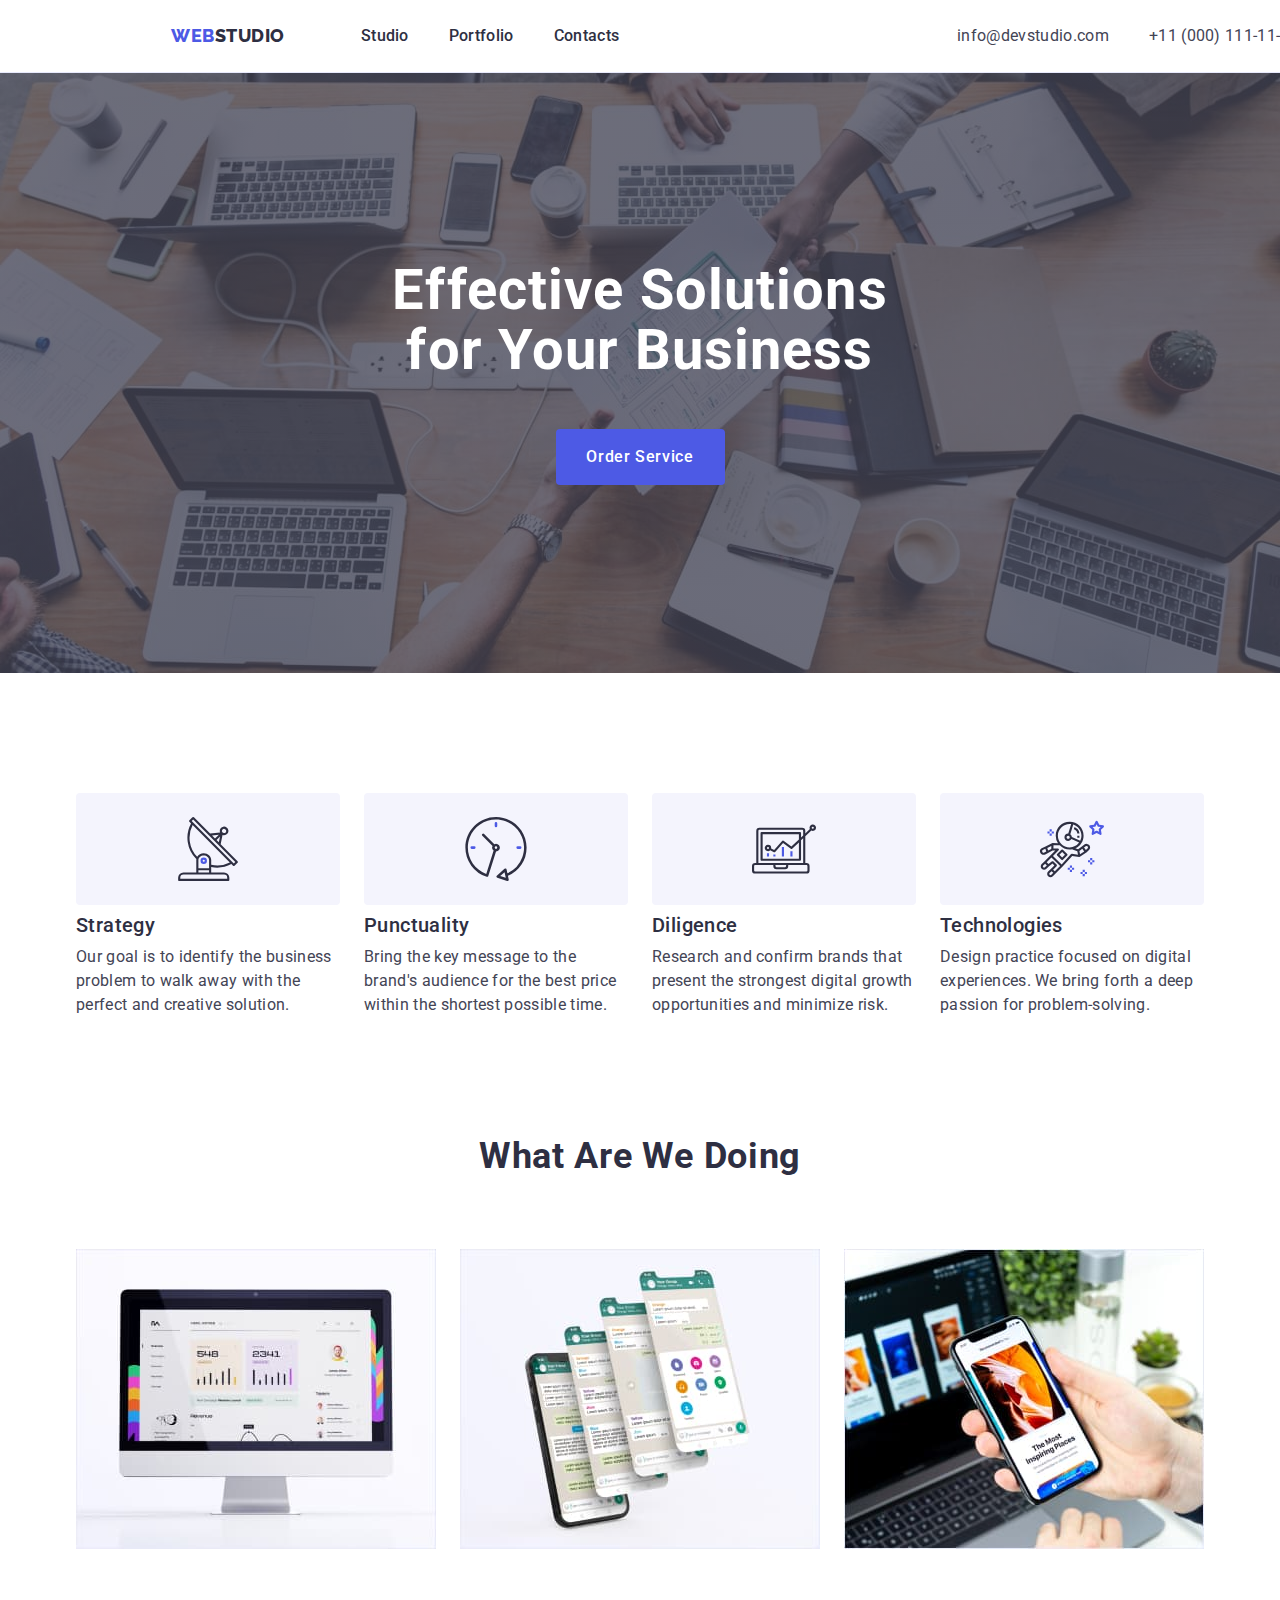
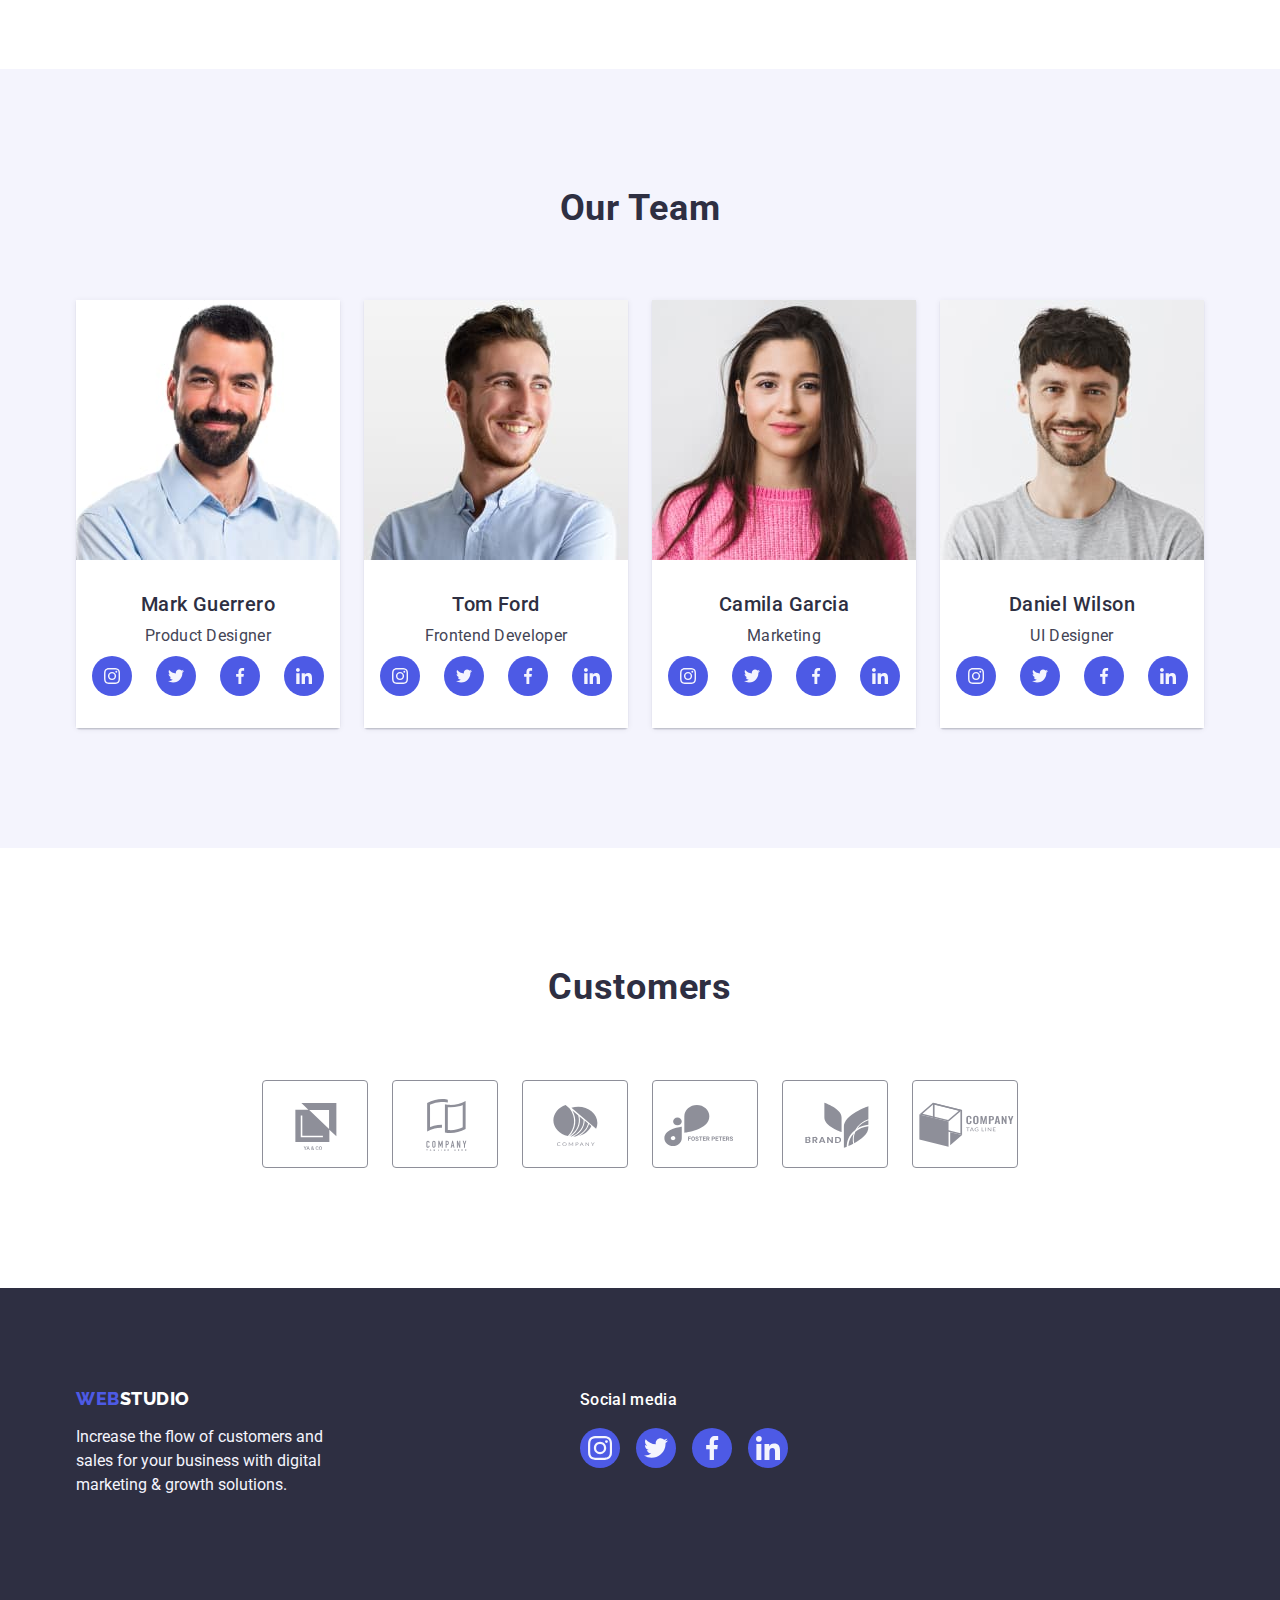
<file: index.html>
<!DOCTYPE html>
<html lang="en">
  <head>
    <meta charset="UTF-8" />
    <meta http-equiv="X-UA-Compatible" content="IE=edge" />
    <meta name="viewport" content="width=device-width, initial-scale=1.0" />
    <link rel="preconnect" href="https://fonts.googleapis.com" />
    <link rel="preconnect" href="https://fonts.gstatic.com" crossorigin />
    <link
      rel="stylesheet"
      href="https://cdn.jsdelivr.net/npm/modern-normalize@1.1.0/modern-normalize.min.css"
    />
    <link
      href="https://fonts.googleapis.com/css2?family=Raleway:wght@800&family=Roboto:wght@400;500;700;900&display=swap"
      rel="stylesheet"
    />
    <link rel="stylesheet" href="./css/styles.css" />
    <title>Studio</title>
  </head>
  <body>
    <header class="top-line">
      <div class="container header">
        <nav class="flex-item nav">
          <a href="./index.html" class="text-web link"
            >WEB<span class="text-studio">Studio</span></a
          >

          <ul class="list">
            <li class="list-menu">
              <a class="link" href="./index.html">Studio</a>
            </li>
            <li class="list-menu">
              <a class="link" href="./portfolio.html">Portfolio</a>
            </li>
            <li class="list-menu">
              <a class="link" href="">Contacts</a>
            </li>
          </ul>
        </nav>
        <address class="flex-item">
          <ul class="list address">
            <li>
              <a class="link address" href="mailto:info@devstudio.com"
                >info@devstudio.com</a
              >
            </li>
            <li>
              <a class="link address" href="tel:+110001111111" id="contacts"
                >+11 (000) 111-11-11</a
              >
            </li>
          </ul>
        </address>
      </div>
    </header>
    <main>
      <!-- section hero -->
      <section class="section hero-content">
        <div class="container">
          <h1 class="text-header">Effective Solutions for Your Business</h1>
          <button class="button-order" type="button">Order Service</button>
        </div>
      </section>
      <!-- first section -->
      <section class="section first">
        <div class="container">
          <h2 class="visually-hidden">Our advantages</h2>
          <ul class="list-advantages">
            <li class="container-item">
              <div class="container-item-icon">
                <svg class="icon-advantages" width="64" height="64">
                  <use href="./images/icon.svg#icon-antenna"></use>
                </svg>
              </div>
              <h3 class="third-header">Strategy</h3>
              <p class="text-item">
                Our goal is to identify the business problem to walk away with
                the perfect and creative solution.
              </p>
            </li>
            <li class="container-item">
              <div class="container-item-icon">
                <svg class="icon-advantages" width="64" height="64">
                  <use href="./images/icon.svg#icon-clock"></use>
                </svg>
              </div>
              <h3 class="third-header">Punctuality</h3>
              <p class="text-item">
                Bring the key message to the brand's audience for the best price
                within the shortest possible time.
              </p>
            </li>
            <li class="container-item">
              <div class="container-item-icon">
                <svg class="icon-advantages" width="64" height="64">
                  <use href="./images/icon.svg#icon-diagram"></use>
                </svg>
              </div>
              <h3 class="third-header">Diligence</h3>
              <p class="text-item">
                Research and confirm brands that present the strongest digital
                growth opportunities and minimize risk.
              </p>
            </li>
            <li class="container-item">
              <div class="container-item-icon">
                <svg class="icon-advantages" width="64" height="64">
                  <use href="./images/icon.svg#icon-astronaut"></use>
                </svg>
              </div>
              <h3 class="third-header">Technologies</h3>
              <p class="text-item">
                Design practice focused on digital experiences. We bring forth a
                deep passion for problem-solving.
              </p>
            </li>
          </ul>
        </div>
      </section>
      <!-- second section -->
      <section class="section">
        <div class="container">
          <h2 class="second-header">What are we doing</h2>
          <ul class="list-activities">
            <li class="works">
              <img
                src="./images/WeDoing/Rectangle71b.jpg"
                alt="monitor"
                width="360"
                height="300"
              />
            </li>
            <li class="works">
              <img
                src="./images/WeDoing/Rectangle71a.jpg"
                alt="telephon"
                width="360"
                height="300"
              />
            </li>
            <li class="works">
              <img
                src="./images/WeDoing/Rectangle71c.jpg"
                alt="display pc"
                width="360"
                height="300"
              />
            </li>
          </ul>
        </div>
      </section>
      <!-- third section -->
      <section class="section team-section">
        <div class="container">
          <h2 class="second-header">Our Team</h2>
          <ul class="list team">
            <li class="card-team">
              <img
                src="./images/team/photo.jpg"
                alt="man"
                width="264"
                height="260"
              />
              <div class="member-team">
                <h3 class="third-header name">Mark Guerrero</h3>
                <p class="text-item specialty">Product Designer</p>
                <ul class="socials list">
                  <li class="socials-item">
                    <a
                      class="socials-link link"
                      href="https://instagram.com"
                      target="_blank"
                      rel="noopener noreferrer"
                      aria-label="Instagram icon"
                    >
                      <svg class="icons" width="16" height="16">
                        <use href="./images/icon.svg#icon-instagram"></use>
                      </svg>
                    </a>
                  </li>
                  <li class="socials-item">
                    <a
                      class="socials-link link"
                      href="https://twitter.com"
                      target="_blank"
                      rel="noopener noreferrer"
                      aria-label="Twitter icon"
                    >
                      <svg class="icons" width="16" height="16">
                        <use href="./images/icon.svg#icon-twitter"></use>
                      </svg>
                    </a>
                  </li>
                  <li class="socials-item">
                    <a
                      class="socials-link link"
                      href="https://facebook.com"
                      target="_blank"
                      rel="noopener noreferrer"
                      aria-label="Facebook icon"
                    >
                      <svg class="icons" width="16" height="16">
                        <use href="./images/icon.svg#icon-facebook"></use>
                      </svg>
                    </a>
                  </li>
                  <li class="socials-item">
                    <a
                      class="socials-link link"
                      href="https://linkedin.com"
                      target="_blank"
                      rel="noopener noreferrer"
                      aria-label="Linkedin icon"
                    >
                      <svg class="icons" width="16" height="16">
                        <use href="./images/icon.svg#icon-linkedin"></use>
                      </svg>
                    </a>
                  </li>
                </ul>
              </div>
            </li>
            <li class="card-team">
              <img
                src="./images/team/img3.jpg"
                alt="man"
                width="264"
                height="260"
              />
              <div class="member-team">
                <h3 class="third-header name">Tom Ford</h3>
                <p class="text-item specialty">Frontend Developer</p>
                <ul class="socials list">
                  <li class="socials-item">
                    <a
                      class="socials-link link"
                      href="https://instagram.com"
                      target="_blank"
                      rel="noopener noreferrer"
                      aria-label="Instagram icon"
                    >
                      <svg class="icons" width="16" height="16">
                        <use href="./images/icon.svg#icon-instagram"></use>
                      </svg>
                    </a>
                  </li>
                  <li class="socials-item">
                    <a
                      class="socials-link link"
                      href="https://twitter.com"
                      target="_blank"
                      rel="noopener noreferrer"
                      aria-label="Twitter icon"
                    >
                      <svg class="icons" width="16" height="16">
                        <use href="./images/icon.svg#icon-twitter"></use>
                      </svg>
                    </a>
                  </li>
                  <li class="socials-item">
                    <a
                      class="socials-link link"
                      href="https://facebook.com"
                      target="_blank"
                      rel="noopener noreferrer"
                      aria-label="Facebook icon"
                    >
                      <svg class="icons" width="16" height="16">
                        <use href="./images/icon.svg#icon-facebook"></use>
                      </svg>
                    </a>
                  </li>
                  <li class="socials-item">
                    <a
                      class="socials-link link"
                      href="https://linkedin.com"
                      target="_blank"
                      rel="noopener noreferrer"
                      aria-label="Linkedin icon"
                    >
                      <svg class="icons" width="16" height="16">
                        <use href="./images/icon.svg#icon-linkedin"></use>
                      </svg>
                    </a>
                  </li>
                </ul>
              </div>
            </li>
            <li class="card-team">
              <img
                src="./images/team/img1.jpg"
                alt="woman"
                width="264"
                height="260"
              />
              <div class="member-team">
                <h3 class="third-header name">Camila Garcia</h3>
                <p class="text-item specialty">Marketing</p>
                <ul class="socials list">
                  <li class="socials-item">
                    <a
                      class="socials-link link"
                      href="https://instagram.com"
                      target="_blank"
                      rel="noopener noreferrer"
                      aria-label="Instagram icon"
                    >
                      <svg class="icons" width="16" height="16">
                        <use href="./images/icon.svg#icon-instagram"></use>
                      </svg>
                    </a>
                  </li>
                  <li class="socials-item">
                    <a
                      class="socials-link link"
                      href="https://twitter.com"
                      target="_blank"
                      rel="noopener noreferrer"
                      aria-label="Twitter icon"
                    >
                      <svg class="icons" width="16" height="16">
                        <use href="./images/icon.svg#icon-twitter"></use>
                      </svg>
                    </a>
                  </li>
                  <li class="socials-item">
                    <a
                      class="socials-link link"
                      href="https://facebook.com"
                      target="_blank"
                      rel="noopener noreferrer"
                      aria-label="Facebook icon"
                    >
                      <svg class="icons" width="16" height="16">
                        <use href="./images/icon.svg#icon-facebook"></use>
                      </svg>
                    </a>
                  </li>
                  <li class="socials-item">
                    <a
                      class="socials-link link"
                      href="https://linkedin.com"
                      target="_blank"
                      rel="noopener noreferrer"
                      aria-label="Linkedin icon"
                    >
                      <svg class="icons" width="16" height="16">
                        <use href="./images/icon.svg#icon-linkedin"></use>
                      </svg>
                    </a>
                  </li>
                </ul>
              </div>
            </li>
            <li class="card-team">
              <img
                src="./images/team/img2.jpg"
                alt="man"
                width="264"
                height="260"
              />
              <div class="member-team">
                <h3 class="third-header name">Daniel Wilson</h3>
                <p class="text-item specialty">UI Designer</p>
                <ul class="socials list">
                  <li class="socials-item">
                    <a
                      class="socials-link link"
                      href="https://instagram.com"
                      target="_blank"
                      rel="noopener noreferrer"
                      aria-label="Instagram icon"
                    >
                      <svg class="icons" width="16" height="16">
                        <use href="./images/icon.svg#icon-instagram"></use>
                      </svg>
                    </a>
                  </li>
                  <li class="socials-item">
                    <a
                      class="socials-link link"
                      href="https://twitter.com"
                      target="_blank"
                      rel="noopener noreferrer"
                      aria-label="Twitter icon"
                    >
                      <svg class="icons" width="16" height="16">
                        <use href="./images/icon.svg#icon-twitter"></use>
                      </svg>
                    </a>
                  </li>
                  <li class="socials-item">
                    <a
                      class="socials-link link"
                      href="https://facebook.com"
                      target="_blank"
                      rel="noopener noreferrer"
                      aria-label="Facebook icon"
                    >
                      <svg class="icons" width="16" height="16">
                        <use href="./images/icon.svg#icon-facebook"></use>
                      </svg>
                    </a>
                  </li>
                  <li class="socials-item">
                    <a
                      class="socials-link link"
                      href="https://linkedin.com"
                      target="_blank"
                      rel="noopener noreferrer"
                      aria-label="Linkedin icon"
                    >
                      <svg class="icons" width="16" height="16">
                        <use href="./images/icon.svg#icon-linkedin"></use>
                      </svg>
                    </a>
                  </li>
                </ul>
              </div>
            </li>
          </ul>
        </div>
      </section>
      <section class="section section-customers">
        <div class="container">
          <h2 class="second-header">Customers</h2>
          <ul class="customers-list list">
            <li class="customers-item">
              <a
                class="customers-item-link"
                href="https://shchaslyvyy.com/"
                target="_blank"
                rel="noopener noreferrer"
              >
                <svg class="customers-icon" width="104" height="56">
                  <use href="./images/icon.svg#icon-logo"></use>
                </svg>
              </a>
            </li>
            <li class="customers-item">
              <a class="customers-item-link" href="">
                <svg class="customers-icon" width="104" height="56">
                  <use href="./images/icon.svg#icon-logo-1"></use>
                </svg>
              </a>
            </li>
            <li class="customers-item">
              <a class="customers-item-link" href="">
                <svg class="customers-icon" width="104" height="56">
                  <use href="./images/icon.svg#icon-logo-2"></use>
                </svg>
              </a>
            </li>
            <li class="customers-item">
              <a class="customers-item-link" href="">
                <svg class="customers-icon" width="104" height="56">
                  <use href="./images/icon.svg#icon-logo-3"></use>
                </svg>
              </a>
            </li>
            <li class="customers-item">
              <a class="customers-item-link" href="">
                <svg class="customers-icon" width="104" height="56">
                  <use href="./images/icon.svg#icon-logo-4"></use>
                </svg>
              </a>
            </li>
            <li class="customers-item">
              <a class="customers-item-link" href="">
                <svg class="customers-icon" width="104" height="56">
                  <use href="./images/icon.svg#icon-logo-5"></use>
                </svg>
              </a>
            </li>
          </ul>
        </div>
      </section>
    </main>
    <footer class="footer">
      <div class="container footer-container">
        <div class="footer-container-logo">
          <a class="link text-web-footer" href="./index.html"
            >WEB<span class="text-studio-footer">Studio</span></a
          >
          <p class="text-footer">
            Increase the flow of customers and sales for your business with
            digital marketing & growth solutions.
          </p>
        </div>
        <div class="footer-container-social">
          <p class="footer-social">Social media</p>
          <ul class="footer-social-media list">
            <li class="socials-item">
              <a
                class="socials-link-footer link"
                href="https://instagram.com"
                target="_blank"
                rel="noopener noreferrer"
                aria-label="Instagram icon"
              >
                <svg class="icons" width="24" height="24">
                  <use href="./images/icon.svg#icon-instagram"></use>
                </svg>
              </a>
            </li>
            <li class="socials-item">
              <a
                class="socials-link-footer link"
                href="https://twitter.com"
                target="_blank"
                rel="noopener noreferrer"
                aria-label="Twitter icon"
              >
                <svg class="icons" width="24" height="24">
                  <use href="./images/icon.svg#icon-twitter"></use>
                </svg>
              </a>
            </li>
            <li class="socials-item">
              <a
                class="socials-link-footer link"
                href="https://facebook.com"
                target="_blank"
                rel="noopener noreferrer"
                aria-label="Facebook icon"
              >
                <svg class="icons" width="24" height="24">
                  <use href="./images/icon.svg#icon-facebook"></use>
                </svg>
              </a>
            </li>
            <li class="socials-item">
              <a
                class="socials-link-footer link"
                href="https://linkedin.com"
                target="_blank"
                rel="noopener noreferrer"
                aria-label="Linkedin icon"
              >
                <svg class="icons" width="24" height="24">
                  <use href="./images/icon.svg#icon-linkedin"></use>
                </svg>
              </a>
            </li>
          </ul>
        </div>
      </div>
    </footer>
  </body>
</html>
</file>
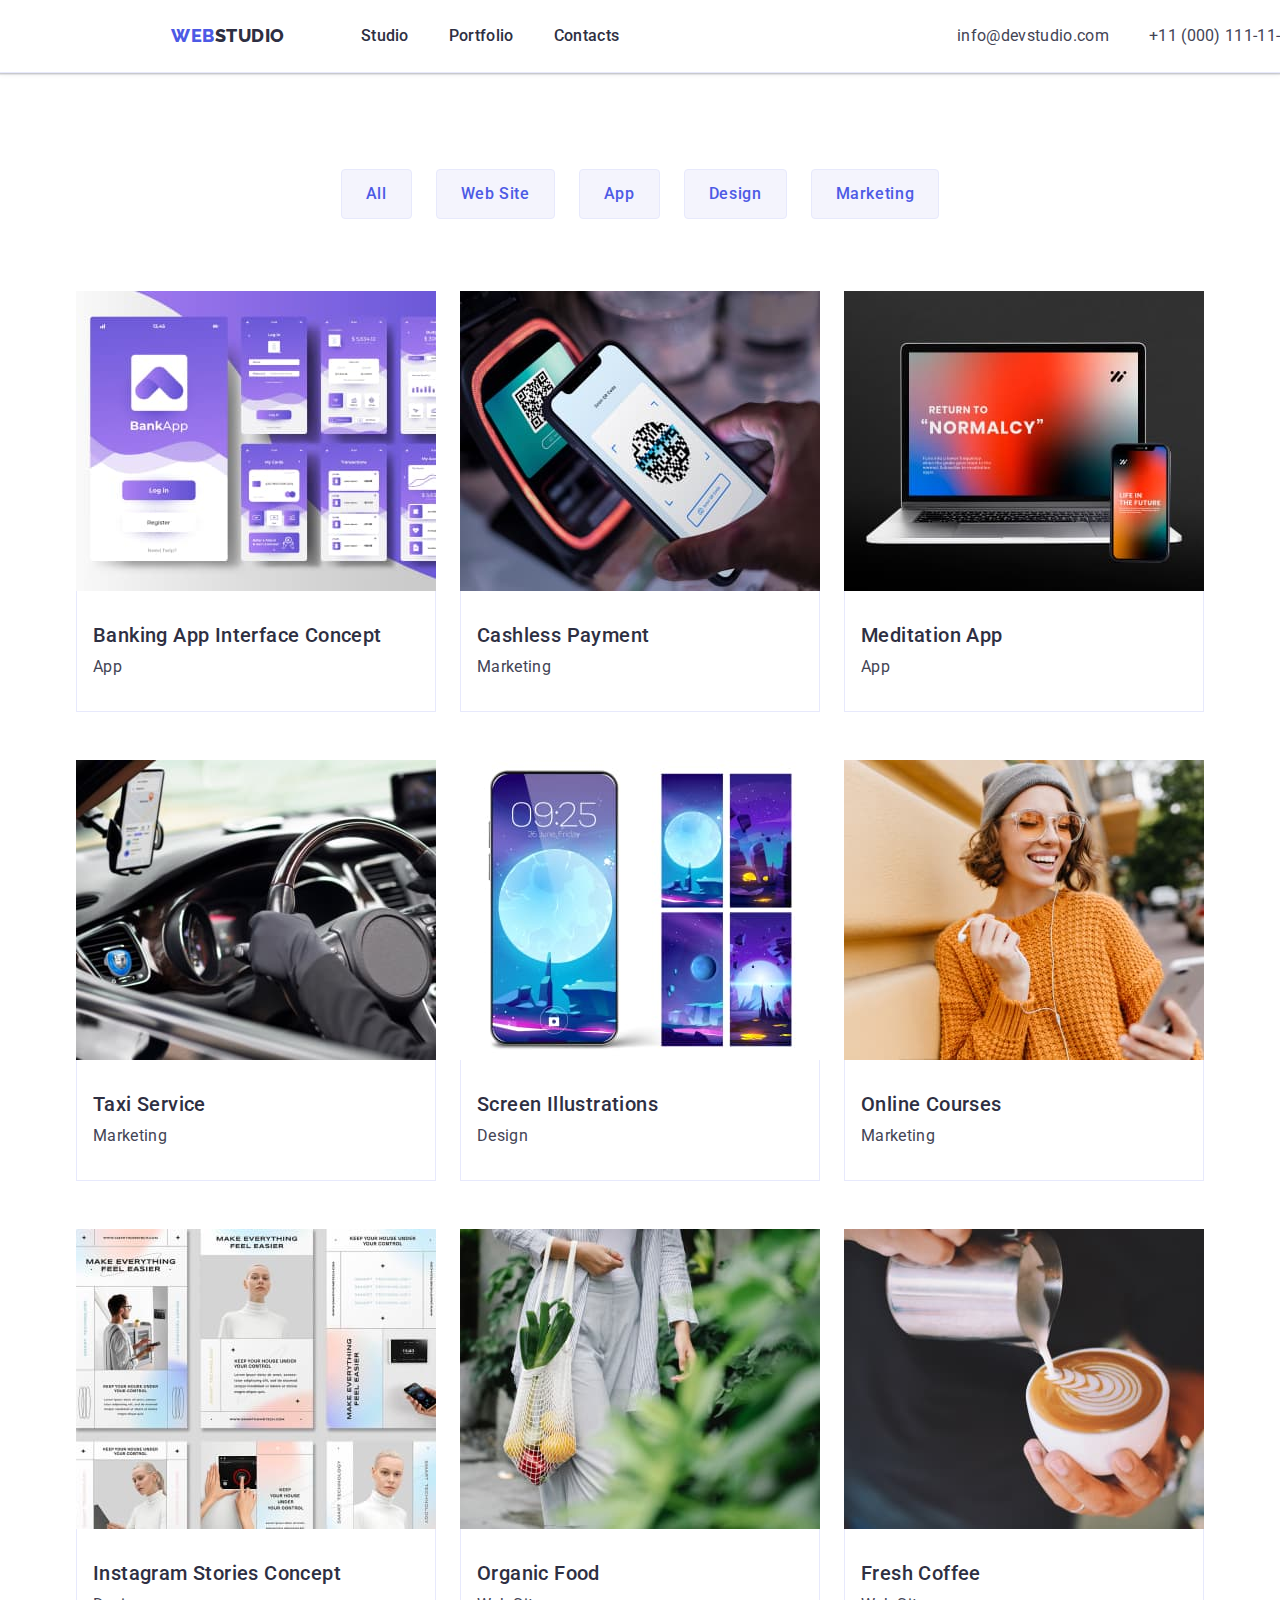
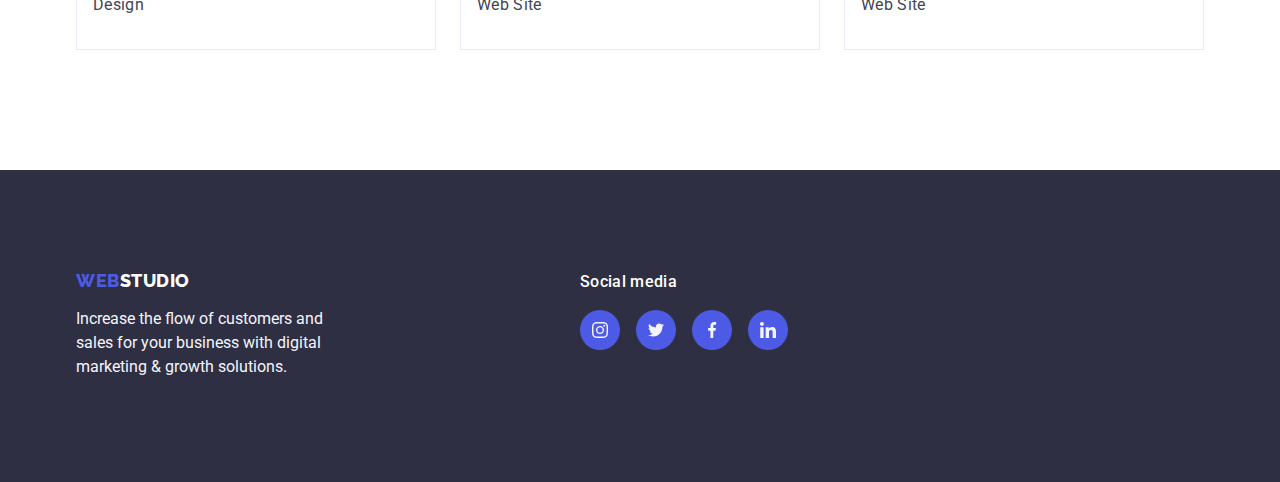
<file: portfolio.html>
<!DOCTYPE html>
<html lang="en">
  <head>
    <meta charset="UTF-8" />
    <meta http-equiv="X-UA-Compatible" content="IE=edge" />
    <meta name="viewport" content="width=device-width, initial-scale=1.0" />
    <link rel="preconnect" href="https://fonts.googleapis.com" />
    <link rel="preconnect" href="https://fonts.gstatic.com" crossorigin />
    <link
      rel="stylesheet"
      href="https://cdn.jsdelivr.net/npm/modern-normalize@1.1.0/modern-normalize.min.css"
    />
    <link
      href="https://fonts.googleapis.com/css2?family=Raleway:wght@800&family=Roboto:wght@400;500;700;900&display=swap"
      rel="stylesheet"
    />
    <link rel="stylesheet" href="./css/styles.css" />
    <title>Portfolio</title>
  </head>
  <body>
    <header class="top-line">
      <div class="container header">
        <nav class="flex-item nav">
          <a href="./index.html" class="text-web link"
            >WEB<span class="text-studio">Studio</span></a
          >
          <ul class="list">
            <li class="list-menu">
              <a class="link" href="./index.html">Studio</a>
            </li>
            <li class="list-menu">
              <a class="link" href="./portfolio.html">Portfolio</a>
            </li>
            <li class="list-menu">
              <a class="link" href="">Contacts</a>
            </li>
          </ul>
        </nav>
        <address class="flex-item">
          <ul class="list address">
            <li>
              <a class="link address" href="mailto:info@devstudio.com"
                >info@devstudio.com</a
              >
            </li>
            <li>
              <a class="link address" href="tel:+110001111111" id="contacts"
                >+11 (000) 111-11-11</a
              >
            </li>
          </ul>
        </address>
      </div>
    </header>
    <main>
      <!-- section with button -->
      <section class="section projects">
        <div class="container">
          <h1 class="visually-hidden">Filters</h1>
          <ul class="list list-filters">
            <li><button class="button-filters" type="button">All</button></li>
            <li>
              <button class="button-filters" type="button">Web Site</button>
            </li>
            <li><button class="button-filters" type="button">App</button></li>
            <li>
              <button class="button-filters" type="button">Design</button>
            </li>
            <li>
              <button class="button-filters" type="button">Marketing</button>
            </li>
          </ul>
          <ul class="list-elements list">
            <li class="element-lists">
              <a class="link link-elements" href="">
                <img
                  src="./images/portfolio/img4.jpg"
                  alt="Banking App Interface Concept"
                  width="360"
                  height="300"
                />
                <div class="element">
                  <h2 class="third-header">Banking App Interface Concept</h2>
                  <p class="text-item">App</p>
                </div></a
              >
            </li>
            <li class="element-lists">
              <a class="link link-elements" href="">
                <img
                  src="./images/portfolio/img5.jpg"
                  alt="Cashless Payment"
                  width="360"
                  height="300"
                />
                <div class="element">
                  <h2 class="third-header">Cashless Payment</h2>
                  <p class="text-item">Marketing</p>
                </div></a
              >
            </li>
            <li class="element-lists">
              <a class="link link-elements" href="">
                <img
                  src="./images/portfolio/img6.jpg"
                  alt="notebook"
                  width="360"
                  height="300"
                />
                <div class="element">
                  <h2 class="third-header">Meditation App</h2>
                  <p class="text-item">App</p>
                </div></a
              >
            </li>
            <li class="element-lists">
              <a class="link link-elements" href="">
                <img
                  src="./images/portfolio/img7.jpg"
                  alt="Taxi"
                  width="360"
                  height="300"
                />
                <div class="element">
                  <h2 class="third-header">Taxi Service</h2>
                  <p class="text-item">Marketing</p>
                </div></a
              >
            </li>
            <li class="element-lists">
              <a class="link link-elements" href="">
                <img
                  src="./images/portfolio/img8.jpg"
                  alt="cellphone"
                  width="360"
                  height="300"
                />
                <div class="element">
                  <h2 class="third-header">Screen Illustrations</h2>
                  <p class="text-item">Design</p>
                </div></a
              >
            </li>
            <li class="element-lists">
              <a class="link link-elements" href="">
                <img
                  src="./images/portfolio/img9.jpg"
                  alt="young girl"
                  width="360"
                  height="300"
                />
                <div class="element">
                  <h2 class="third-header">Online Courses</h2>
                  <p class="text-item">Marketing</p>
                </div></a
              >
            </li>
            <li class="element-lists">
              <a class="link link-elements" href="">
                <img
                  src="./images/portfolio/img10.jpg"
                  alt="Instagram Stories"
                  width="360"
                  height="300"
                />
                <div class="element">
                  <h2 class="third-header">Instagram Stories Concept</h2>
                  <p class="text-item">Design</p>
                </div></a
              >
            </li>
            <li class="element-lists">
              <a class="link link-elements" href="">
                <img
                  src="./images/portfolio/img11.jpg"
                  alt="a bag of vegetables"
                  width="360"
                  height="300"
                />
                <div class="element">
                  <h2 class="third-header">Organic Food</h2>
                  <p class="text-item">Web Site</p>
                </div></a
              >
            </li>
            <li class="element-lists">
              <a class="link link-elements" href="">
                <img
                  src="./images/portfolio/img12.jpg"
                  alt="the barista makes coffee"
                  width="360"
                  height="300"
                />
                <div class="element">
                  <h2 class="third-header">Fresh Coffee</h2>
                  <p class="text-item">Web Site</p>
                </div></a
              >
            </li>
          </ul>
        </div>
      </section>
    </main>
    <footer class="footer">
      <div class="container footer-container">
        <div class="footer-container-logo">
          <a class="link text-web-footer" href="./index.html"
            >WEB<span class="text-studio-footer">Studio</span></a
          >
          <p class="text-footer">
            Increase the flow of customers and sales for your business with
            digital marketing & growth solutions.
          </p>
        </div>
        <div class="footer-container-social">
          <p class="footer-social">Social media</p>
          <ul class="footer-social-media list">
            <li class="socials-item">
              <a
                class="socials-link-footer link"
                href="https://instagram.com"
                target="_blank"
                rel="noopener noreferrer"
                aria-label="Instagram icon"
              >
                <svg class="icons" width="16" height="16">
                  <use href="./images/icon.svg#icon-instagram"></use>
                </svg>
              </a>
            </li>
            <li class="socials-item">
              <a
                class="socials-link-footer link"
                href="https://twitter.com"
                target="_blank"
                rel="noopener noreferrer"
                aria-label="Twitter icon"
              >
                <svg class="icons" width="16" height="16">
                  <use href="./images/icon.svg#icon-twitter"></use>
                </svg>
              </a>
            </li>
            <li class="socials-item">
              <a
                class="socials-link-footer link"
                href="https://facebook.com"
                target="_blank"
                rel="noopener noreferrer"
                aria-label="Facebook icon"
              >
                <svg class="icons" width="16" height="16">
                  <use href="./images/icon.svg#icon-facebook"></use>
                </svg>
              </a>
            </li>
            <li class="socials-item">
              <a
                class="socials-link-footer link"
                href="https://linkedin.com"
                target="_blank"
                rel="noopener noreferrer"
                aria-label="Linkedin icon"
              >
                <svg class="icons" width="16" height="16">
                  <use href="./images/icon.svg#icon-linkedin"></use>
                </svg>
              </a>
            </li>
          </ul>
        </div>
      </div>
    </footer>
  </body>
</html>
</file>
<file: css/styles.css>
*,
*::before,
*::after {
    box-sizing: border-box;
    margin: 0;
    padding: 0;
}

:root {
    --primary-font: Roboto, sans-serif;
    --secondary-font: Raleway, sans-serif;
    --color-iris: #4d5ae5;
    --color-ocean: #404bbf;
    --color-corporated: #2e2f42;
    --color-green: #31d0aa;
    --color-slate: #434455;
    --color-light-slate: #8e8f99;
    --color-cornflower: #e7e9fc;
    --color-cloud: #f4f4fd;
    --color-white: #ffffff;
    --color-dairy: #fcfcfc;
}

body {
    font-family: "Roboto", sans-serif;
    color: var(--color-slate);
    background-color: var(--color-white);
}

.container {
    max-width: 1158px;
    padding: 0 15px;
    margin: 0 auto;
}

.top-line {
    border-bottom: solid 1px var(--color-cornflower);
    box-shadow: 0px 2px 1px rgba(46, 47, 66, 0.08),
        0px 1px 1px rgba(46, 47, 66, 0.16),
        0px 1px 6px rgba(46, 47, 66, 0.08);
}

.header {
    display: flex;
    flex-direction: row;
    justify-content: space-between;
    width: 1158px;
    align-items: center;
    margin-left: 156px;

}

.flex-item {
    display: flex;
    flex-direction: row;
    justify-content: space-between;
    align-items: center;
}

.visually-hidden {
    position: absolute;
    width: 1px;
    height: 1px;
    margin: -1px;
    border: 0;
    padding: 0;
    white-space: nowrap;
    clip-path: inset(100%);
    clip: rect(0 0 0 0);
    overflow: hidden;
}

.link {
    text-decoration: none;
}

.text-web {
    color: var(--color-iris);
    font-family: var(--secondary-font);
    font-weight: 800;
    font-size: 18px;
    line-height: 1.17;
    letter-spacing: 0.03em;
    text-transform: uppercase;
    display: inline-block;
    margin-right: 76px;
}

.text-studio {
    color: var(--color-corporated);
    font-family: var(--secondary-font);
    font-weight: 800;
    font-size: 18px;
    line-height: 1.33;
}

.team {
    border: 2px;
    gap: 24px;

}

.list,
.list-advantages {

    display: flex;
    flex-direction: row;
    list-style: none;
}

.list-advantages {
    gap: 24px;

}

.container-item {
    width: calc((100% - 72px) / 4);

}

.container-item-icon {
    display: flex;
    justify-content: center;
    align-items: center;
    background-color: var(--color-cloud);
    border-radius: 4px;
    padding-top: 24px;
    padding-bottom: 24px;
    margin-bottom: 8px;
}

.list-activities {
    list-style-type: none;
    display: flex;
    gap: 24px;

}

.works {
    width: calc((100% - 48px) / 3);
}

.list-menu>a {
    color: var(--color-corporated);
    font-family: var(--primary-font);
    font-size: 16px;
    font-weight: 500;
    line-height: 1.5;
    letter-spacing: 0.02em;
    text-align: left;
    display: flex;
    padding: 24px 0px;
}

.list-menu:nth-child(-n + 2) {
    margin-right: 40px;
}

.list-menu>a:hover,
.list-menu>a:focus {
    color: var(--color-ocean);
}

.address {
    color: var(--color-slate);
    font-family: var(--primary-font);
    font-style: normal;
    font-size: 16px;
    font-weight: 400;
    line-height: 1.5;
    letter-spacing: 0.02em;
    text-align: left;
    display: flex;
    flex-direction: row;
    justify-content: flex-end;
    gap: 40px;


}

.address:hover,
.address:focus {
    color: var(--color-ocean);
}

.section {
    padding-bottom: 120px;
}

.hero-content {
    max-width: 1440px;
    margin-left: auto;
    margin-right: auto;
    background-color: var(--color-corporated);
    background-image: linear-gradient(rgba(46, 47, 66, 0.7), rgba(46, 47, 66, 0.7)), url(../images/hero/people-office.jpg);
    background-repeat: no-repeat;
    background-position: center;
    background-size: cover;
    color: var(--color-white);
    height: 600px;
    width: 100%;
    padding: 188px 0;

}

.text-header {

    font-family: var(--primary-font);
    font-size: 56px;
    line-height: 1.07;
    text-align: center;
    letter-spacing: 0.02em;
    max-width: 496px;
    margin-left: auto;
    margin-right: auto;
    margin-bottom: 48px;
}

.button-order {
    border: none;
    background: var(--color-iris);
    color: var(--color-white);
    border-radius: 4px;
    min-width: 169px;
    height: 56px;
    font-family: 'Roboto', sans-serif;
    font-weight: 500;
    font-size: 16px;
    line-height: 1.5;
    letter-spacing: 0.04em;
    cursor: pointer;
    display: block;
    margin-left: auto;
    margin-right: auto;
}

.button-order:hover,
.button-order:focus {
    background: var(--color-ocean);
    color: var(--color-white);

}

.first {
    padding: 120px 0;

}

.second-header {
    color: var(--color-corporated);
    font-family: var(--primary-font);
    font-size: 36px;
    font-weight: 700;
    line-height: 1.1;
    letter-spacing: 0.02em;
    text-align: center;
    text-transform: capitalize;
    margin-bottom: 72px;
}

.third-header {
    color: var(--color-corporated);
    font-family: var(--primary-font);
    font-size: 20px;
    font-weight: 500;
    line-height: 1.2;
    letter-spacing: 0.02em;
    text-align: left;
    text-transform: capitalize;
    margin-bottom: 8px;
}

.icon-advantages {
    flex: content;
    background-color: var(--color-cloud);
    border-radius: 4px;
}

.text-item {
    color: var(--color-slate);
    font-family: var(--primary-font);
    font-size: 16px;
    font-weight: 400;
    line-height: 1.5;
    letter-spacing: 0.02em;
    text-align: left;
}

.team-section {
    background-color: var(--color-cloud);
    padding-top: 120px;
}

.socials {
    margin-top: 8px;
    display: flex;
    justify-content: center;
    gap: 24px;

}

.socials-link,
.socials-link-footer {
    width: 40px;
    height: 40px;
    background-color: var(--color-iris);
    border-radius: 50%;
    display: flex;
    justify-content: center;
    align-items: center;
}

.socials-link:hover,
.socials-link:focus {
    background-color: var(--color-ocean);
}

.socials-link-footer:hover,
.socials-link-footer:focus {
    background-color: var(--color-green);
}

.icons {
    fill: var(--color-cloud);
}

.section-customers {
    padding: 120px 0;
}

.customers-list {
    display: flex;
    justify-content: center;
    gap: 24px;
}

.customers-item {
    width: calc((100%-120px)/6);
    height: 88px;
}

.customers-item-link {
    width: 100%;
    height: 100%;
    border: 1px solid var(--color-light-slate);
    border-radius: 4px;
    color: var(--color-light-slate);
    display: flex;
    justify-content: center;
    align-items: center;
}

.customers-icon {
    fill: currentColor;
}

.customers-icon:hover,
.customers-icon:focus,
.customers-item-link:hover,
.customers-item-link:focus {
    color: var(--color-ocean);
    border-color: var(--color-ocean);
}

.footer {
    height: 312px;
    background-color: var(--color-corporated);
    padding: 100px 0;
}

.footer-container {
    display: flex;
    align-items: baseline;
    gap: 120px;

}

.footer-container-social {
    margin-left: 120px;


}

.footer-social {
    font-family: var(--primary-font);
    color: var(--color-white);
    font-size: 16px;
    font-weight: 500;
    line-height: 24px;
    letter-spacing: 0.02em;
    text-align: left;
    margin-bottom: 16px;
}

.footer-social-media {
    gap: 16px;
}

.text-web-footer {
    display: inline-block;
    color: var(--color-iris);
    font-family: var(--secondary-font);
    font-weight: 800;
    font-size: 18px;
    line-height: 1.17;
    letter-spacing: 0.03em;
    text-transform: uppercase;
    margin-bottom: 16px;
}

.text-studio-footer {
    color: var(--color-white);
    font-family: 'Raleway';
    font-weight: 800;
    font-size: 18px;
    line-height: 1.17;
}

.text-footer {
    font-family: inherit;
    font-weight: 400;
    font-size: 16px;
    line-height: 24px;
    color: var(--color-cloud);
    width: 264px;
}

/* portfolio */


.list-filters {
    display: flex;
    flex-direction: row;
    justify-content: center;
    gap: 24px;
    margin-bottom: 72px;


}

.button-filters {
    background-color: var(--color-cloud);
    color: var(--color-iris);
    border: 1px solid var(--color-cornflower);
    border-radius: 4px;
    font-family: 'Roboto', sans-serif;
    font-weight: 500;
    font-size: 16px;
    line-height: 1.5;
    letter-spacing: 0.04em;
    padding: 12px 24px;
    cursor: pointer;
}

.button-filters:hover,
.button-filters:focus {
    border: 1px solid transparent;
    background-color: var(--color-ocean);
    color: var(--color-white);
    box-shadow: 0px 3px 1px rgba(0, 0, 0, 0.1), 0px 2px 1px rgba(0, 0, 0, 0.08), 0px 2px 2px rgba(0, 0, 0, 0.12);
}

.button-filters:active {
    background-color: var(--color-ocean);
    color: var(--color-white);
}

img {
    display: block;
}

.projects {
    padding-top: 96px;
    padding-bottom: 120px;
}

.list-elements {
    width: 1128px;
    display: flex;
    flex-direction: row;
    flex-wrap: wrap;
    column-gap: 24px;
    row-gap: 48px;

}

.link-elements {
    display: block;
}

.link-elements:hover,
.link-elements:focus {
    box-shadow: 0px 2px 1px 0px rgba(46, 47, 66, 0.08), 0px 1px 1px 0px rgba(46, 47, 66, 0.16), 0px 1px 6px 0px rgba(46, 47, 66, 0.08);
}

.element-lists {
    width: calc((100% - 48px) / 3);
}

.element {
    border: solid 1px var(--color-cornflower);
    border-top: none;
    padding: 32px 16px;
}

.member-team {
    background-color: var(--color-white);
    padding: 32px 0;

}

.card-team {
    box-shadow: 0px 1px 6px rgba(46, 47, 66, 0.08),
        0px 1px 1px rgba(46, 47, 66, 0.16),
        0px 2px 1px rgba(46, 47, 66, 0.08);
    border-radius: 0px 0px 4px 4px;
    width: calc((100% - 24px*3) / 4);

}

.name,
.specialty {
    text-align: center;
}
</file>
